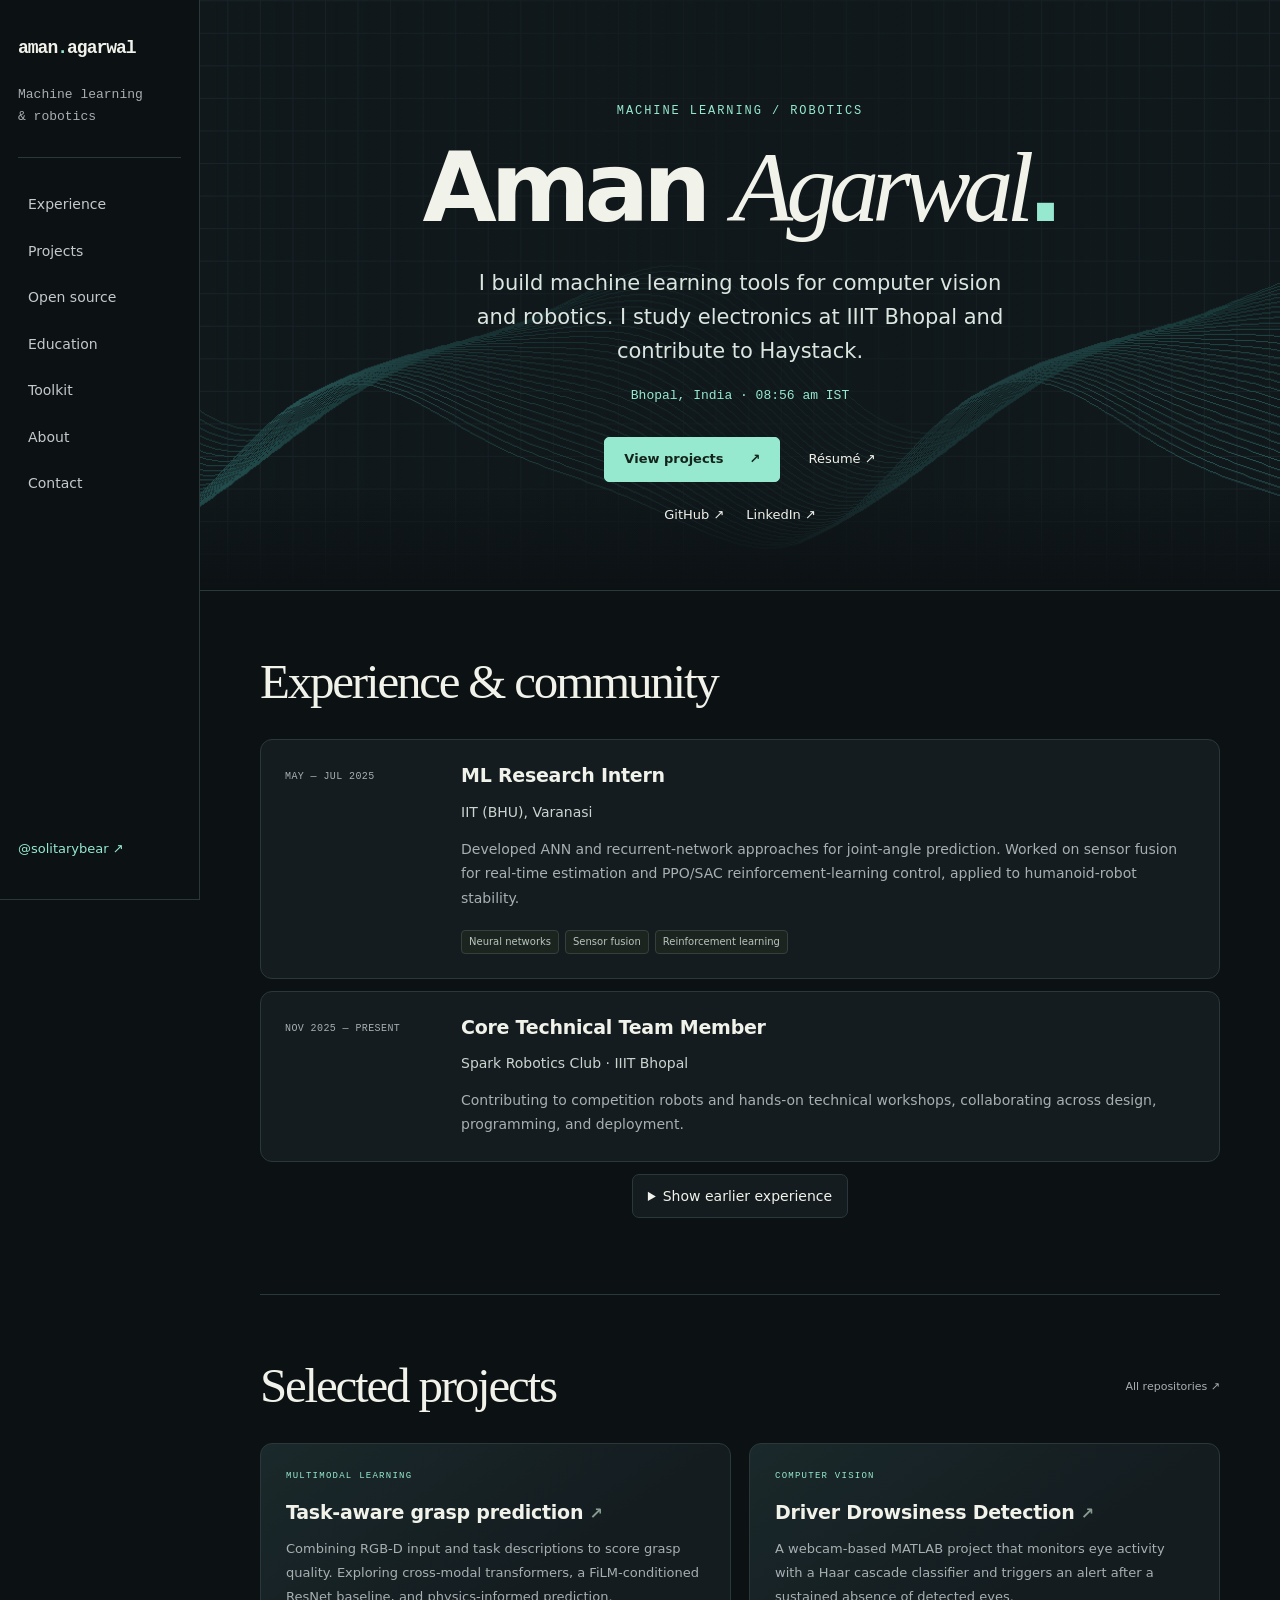
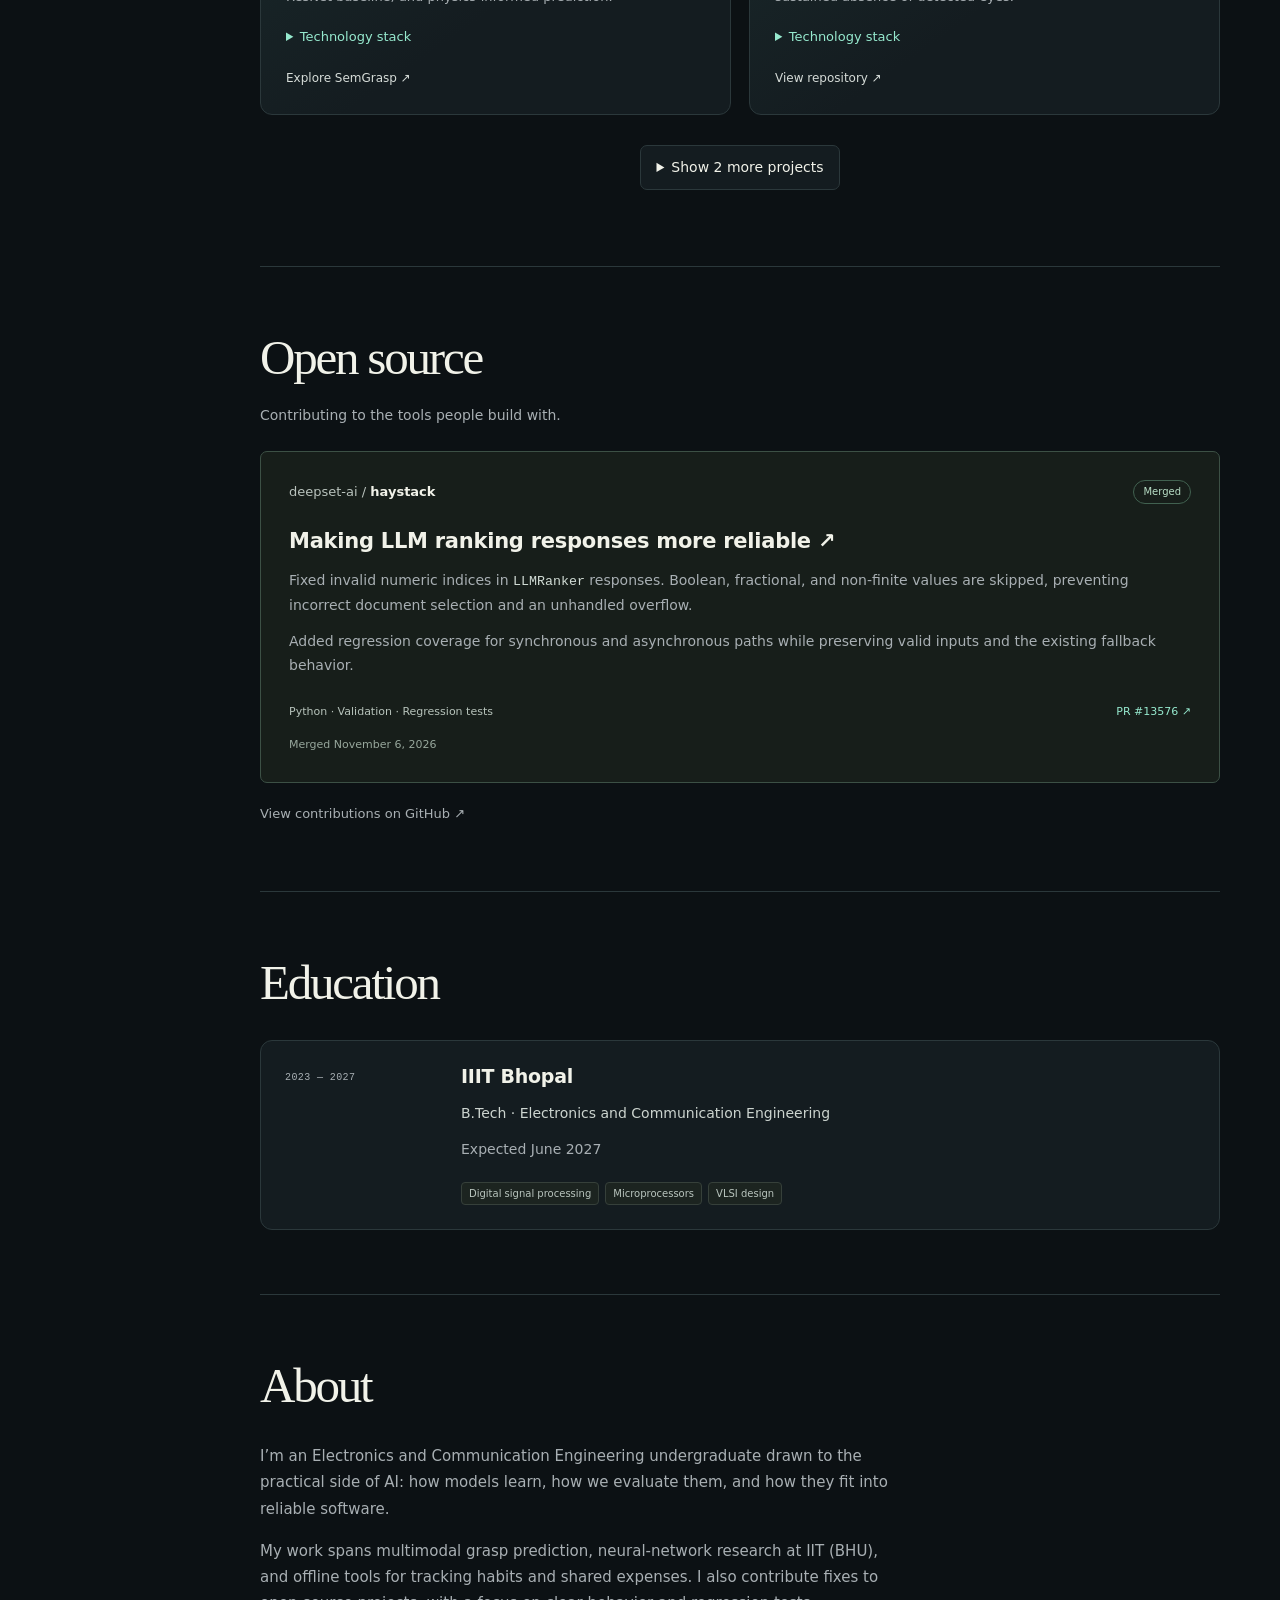
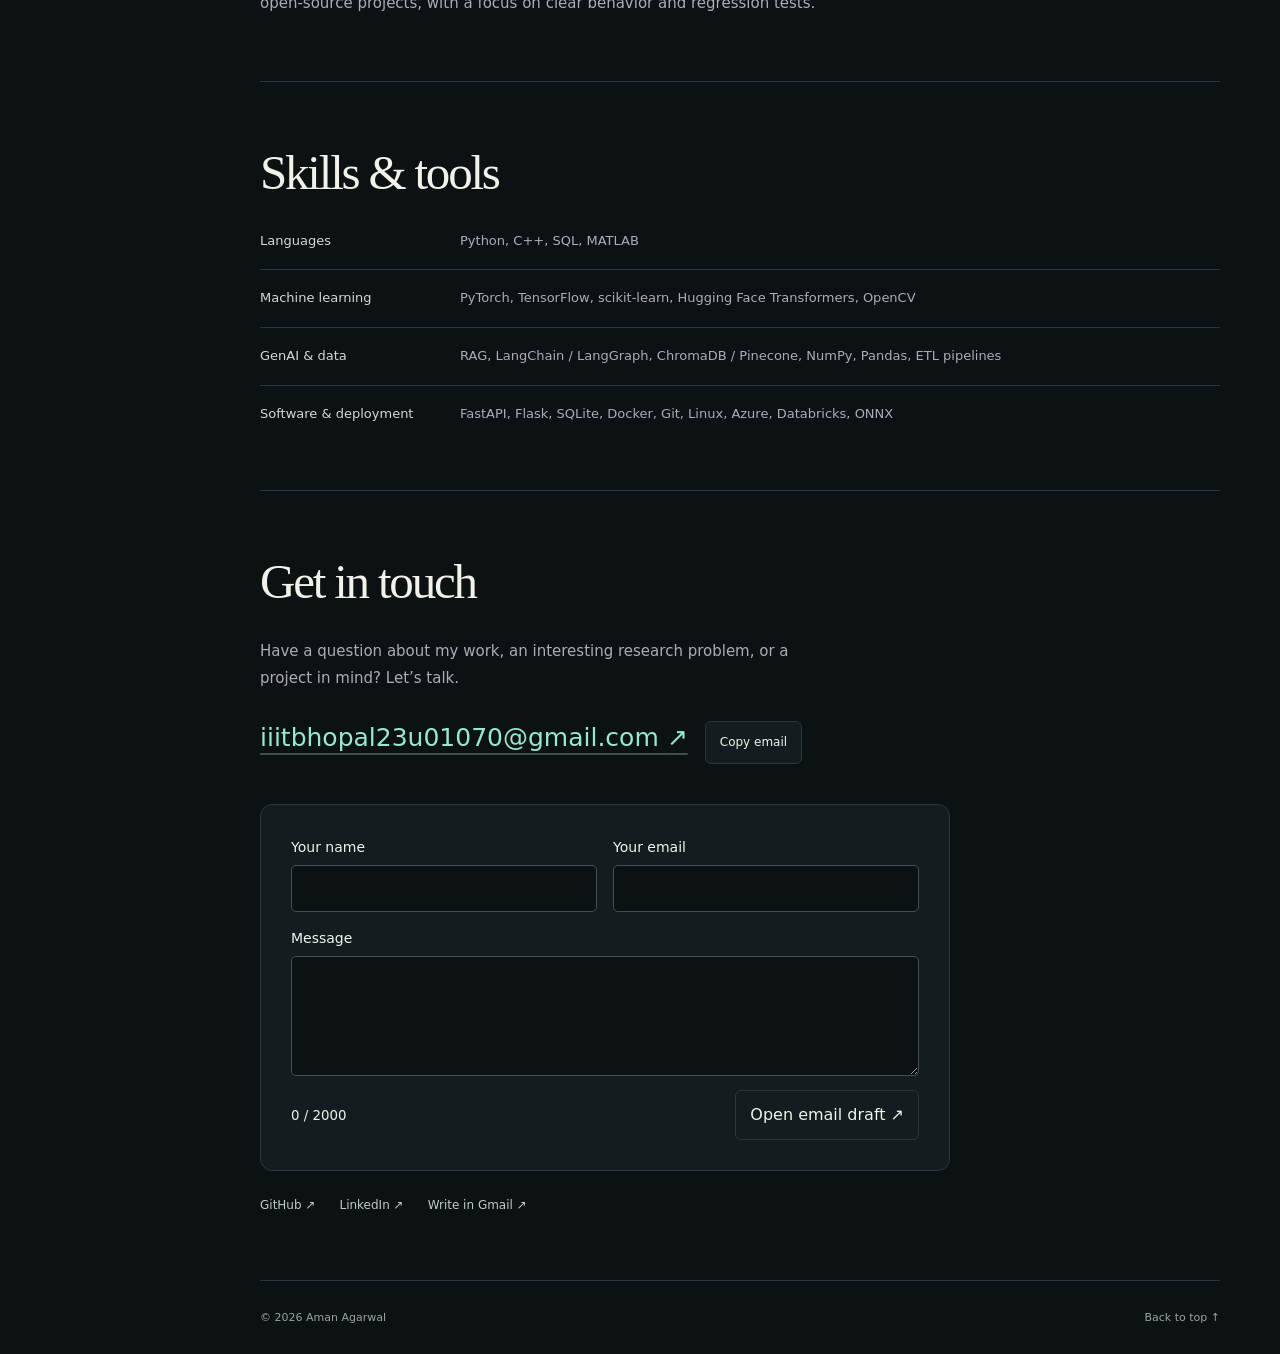
<file: public/index.html>
<!doctype html>
<html lang="en">
<head>
  <meta charset="utf-8">
  <meta name="viewport" content="width=device-width, initial-scale=1">
  <meta name="theme-color" content="#111315">
  <title>Aman Agarwal — AI & Machine Learning</title>
  <meta name="description" content="Aman Agarwal: AI and machine learning, multimodal research, Python applications, and open-source contributions to Haystack. ECE undergraduate at IIIT Bhopal.">
  <link rel="canonical" href="https://solitarybear.com/">
  <meta property="og:type" content="website">
  <meta property="og:title" content="Aman Agarwal — AI & Machine Learning">
  <meta property="og:description" content="Machine learning research, useful software, and contributions to open source.">
  <meta property="og:url" content="https://solitarybear.com/">
  <link rel="icon" href="favicon.svg?v=20261113" type="image/svg+xml">
  <link rel="stylesheet" href="styles.css?v=20261127c">
  <script src="portfolio.js" defer></script>
</head>
<body>
<a class="skip-link" href="#main">Skip to content</a>
<header class="mast"><div class="mast-inner">
  <a class="wordmark" href="#home">aman<span>.</span>agarwal</a>
  <p class="rail-role">Machine learning<br>&amp; robotics</p><button class="menu" hidden aria-expanded="false" aria-controls="sections">Sections</button>
  <nav id="sections" aria-label="Main navigation"><a href="#experience">Experience</a><a href="#work">Projects</a><a href="#open-source">Open source</a><a href="#education">Education</a><a href="#skills">Toolkit</a><a href="#about">About</a><a href="#contact">Contact</a></nav><a class="rail-footer" href="https://github.com/solitarybear">@solitarybear ↗</a>
</div></header>
<main id="main" class="content">
  <header class="hero" id="home">
    <p class="hello">Machine learning / Robotics</p>
    <h1>Aman <em>Agarwal</em><span>.</span></h1>
    <p class="hero-summary">I build machine learning tools for computer vision and robotics. I study electronics at IIIT Bhopal and contribute to Haystack.</p>
    <p class="location">Bhopal, India <time id="clock"></time></p>
    <div class="actions"><a class="button" href="#work">View projects <span aria-hidden="true">↗</span></a><a class="quiet-link" href="resume.html">Résumé <span aria-hidden="true">↗</span></a></div>

    <div class="hero-social"><a href="https://github.com/solitarybear">GitHub ↗</a><a href="https://linkedin.com/in/solitarybear">LinkedIn ↗</a></div>
  </header>
  <section id="experience" aria-labelledby="experience-title">
    <div class="section-title"><h2 id="experience-title">Experience & community</h2></div>
    <article class="experience-row"><p class="period">MAY — JUL 2025</p><div><h3>ML Research Intern</h3><p class="organization">IIT (BHU), Varanasi</p><p>Developed ANN and recurrent-network approaches for joint-angle prediction. Worked on sensor fusion for real-time estimation and PPO/SAC reinforcement-learning control, applied to humanoid-robot stability.</p><ul class="tags"><li>Neural networks</li><li>Sensor fusion</li><li>Reinforcement learning</li></ul></div></article>
    <article class="experience-row"><p class="period">NOV 2025 — PRESENT</p><div><h3>Core Technical Team Member</h3><p class="organization">Spark Robotics Club · IIIT Bhopal</p><p>Contributing to competition robots and hands-on technical workshops, collaborating across design, programming, and deployment.</p></div></article>
    <details class="more"><summary><span class="closed">Show earlier experience</span><span class="opened">Show less</span></summary>
<div class="extra-items">
    <article class="experience-row"><p class="period">2024</p><div><h3>College Internal Hackathon · Runner-up</h3><p>Built a precision-agriculture project combining autonomous drone simulation and machine-learning yield prediction.</p></div></article>
</div></details>
  </section>
  <section id="work" aria-labelledby="work-title">
    <div class="section-title"><h2 id="work-title">Selected projects</h2><a class="section-link" href="https://github.com/solitarybear?tab=repositories">All repositories ↗</a></div>
    <div class="projects">
      <article class="project"><p class="eyebrow">MULTIMODAL LEARNING</p><h3><a href="https://github.com/solitarybear/Task-Aware-Semantic-Grasp-Quality-Prediction">Task-aware grasp prediction <span aria-hidden="true">↗</span></a></h3><p>Combining RGB-D input and task descriptions to score grasp quality. Exploring cross-modal transformers, a FiLM-conditioned ResNet baseline, and physics-informed prediction.</p><details class="stack"><summary>Technology stack</summary><ul class="tags" aria-label="Technologies"><li>PyTorch</li><li>Transformers</li><li>Computer vision</li></ul></details><a class="project-link" href="https://github.com/solitarybear/Task-Aware-Semantic-Grasp-Quality-Prediction">Explore SemGrasp ↗</a></article>
      <article class="project"><p class="eyebrow">COMPUTER VISION</p><h3><a href="https://github.com/solitarybear/Driver-Drowsiness-Detection">Driver Drowsiness Detection <span aria-hidden="true">↗</span></a></h3><p>A webcam-based MATLAB project that monitors eye activity with a Haar cascade classifier and triggers an alert after a sustained absence of detected eyes.</p><details class="stack"><summary>Technology stack</summary><ul class="tags" aria-label="Technologies"><li>MATLAB</li><li>Haar cascades</li><li>Image processing</li></ul></details><a class="project-link" href="https://github.com/solitarybear/Driver-Drowsiness-Detection">View repository ↗</a></article>
    <details class="more"><summary><span class="closed">Show 2 more projects</span><span class="opened">Show less</span></summary>
<div class="extra-items">
      <article class="project"><p class="eyebrow">PYTHON / DATA ANALYTICS</p><h3><a href="https://github.com/solitarybear/Daily-Score-Tracker">Daily Score Tracker <span aria-hidden="true">↗</span></a></h3><p>An offline Ubuntu app for tracking daily activities. Flexible scoring, habit trends, and cross-activity correlations, with versioned rules to preserve historical records.</p><details class="stack"><summary>Technology stack</summary><ul class="tags" aria-label="Technologies"><li>Python</li><li>GTK4 / libadwaita</li><li>SQLite</li></ul></details><a class="project-link" href="https://github.com/solitarybear/Daily-Score-Tracker">View repository ↗</a></article>
      <article class="project"><p class="eyebrow">PYTHON / DESKTOP SOFTWARE</p><h3><a href="https://github.com/solitarybear/PocketLog">PocketLog <span aria-hidden="true">↗</span></a></h3><p>An offline expense-sharing app with equal or custom splits, participant reports, and settlement suggestions. Integer-paise arithmetic keeps money calculations precise.</p><details class="stack"><summary>Technology stack</summary><ul class="tags" aria-label="Technologies"><li>Python</li><li>PySide6 / Qt</li><li>SQLite</li></ul></details><a class="project-link" href="https://github.com/solitarybear/PocketLog">View repository ↗</a></article>
</div></details>
    </div>
  </section>
  <section id="open-source" aria-labelledby="oss-title">
    <div class="section-title"><h2 id="oss-title">Open source</h2></div>
    <p class="section-intro">Contributing to the tools people build with.</p>
    <article class="contribution">
      <div class="contribution-top"><a class="repo-name" href="https://github.com/deepset-ai/haystack">deepset-ai / <strong>haystack</strong></a><span class="merged">Merged</span></div>
      <h3><a href="https://github.com/deepset-ai/haystack/pull/13576">Making LLM ranking responses more reliable <span aria-hidden="true">↗</span></a></h3>
      <p>Fixed invalid numeric indices in <code>LLMRanker</code> responses. Boolean, fractional, and non-finite values are skipped, preventing incorrect document selection and an unhandled overflow.</p>
      <p>Added regression coverage for synchronous and asynchronous paths while preserving valid inputs and the existing fallback behavior.</p>
      <div class="contribution-bottom"><span>Python · Validation · Regression tests</span><a href="https://github.com/deepset-ai/haystack/pull/13576">PR #13576 ↗</a></div>
      <p class="date-note">Merged November 6, 2026</p>
    </article>
    <a class="quiet-link more-contributions" href="https://github.com/pulls?q=is%3Apr+author%3Asolitarybear">View contributions on GitHub ↗</a>
  </section>
  <section id="education" aria-labelledby="education-title">
    <div class="section-title"><h2 id="education-title">Education</h2></div>
    <article class="experience-row"><p class="period">2023 — 2027</p><div><h3>IIIT Bhopal</h3><p class="organization">B.Tech · Electronics and Communication Engineering</p><p>Expected June 2027</p><ul class="tags"><li>Digital signal processing</li><li>Microprocessors</li><li>VLSI design</li></ul></div></article>
  </section>
  <section id="about" aria-labelledby="about-title">
    <div class="section-title"><h2 id="about-title">About</h2></div>
    <div class="about-copy"><p>I’m an Electronics and Communication Engineering undergraduate drawn to the practical side of AI: how models learn, how we evaluate them, and how they fit into reliable software.</p><p>My work spans multimodal grasp prediction, neural-network research at IIT (BHU), and offline tools for tracking habits and shared expenses. I also contribute fixes to open-source projects, with a focus on clear behavior and regression tests.</p></div>

  </section>
  <section id="skills" aria-labelledby="skills-title">
    <div class="section-title"><h2 id="skills-title">Skills & tools</h2></div>
    <dl class="skill-list"><div><dt>Languages</dt><dd>Python, C++, SQL, MATLAB</dd></div><div><dt>Machine learning</dt><dd>PyTorch, TensorFlow, scikit-learn, Hugging Face Transformers, OpenCV</dd></div><div><dt>GenAI & data</dt><dd>RAG, LangChain / LangGraph, ChromaDB / Pinecone, NumPy, Pandas, ETL pipelines</dd></div><div><dt>Software & deployment</dt><dd>FastAPI, Flask, SQLite, Docker, Git, Linux, Azure, Databricks, ONNX</dd></div></dl>
  </section>
  <!-- Keep public contact links readable without Cloudflare decoding JavaScript. -->
  <!--email_off-->
  <section id="contact" aria-labelledby="contact-title">
    <div class="section-title"><h2 id="contact-title">Get in touch</h2></div>
    <p class="contact-copy">Have a question about my work, an interesting research problem, or a project in mind? Let’s talk.</p>
    <a class="email-link" href="mailto:iiitbhopal23u01070@gmail.com">iiitbhopal23u01070@gmail.com <span aria-hidden="true">↗</span></a>
    <button id="copy" hidden>Copy email</button><p id="copy-status" role="status"></p>
    <form id="draft" hidden><div class="fields"><label>Your name<input name="sender" autocomplete="name" maxlength="100" required></label><label>Your email<input name="reply" type="email" autocomplete="email" required></label></div>
    <label>Message<textarea name="message" rows="4" maxlength="2000" required></textarea></label>
    <div class="draft-actions"><small id="count">0 / 2000</small><button>Open email draft ↗</button></div></form>
    <div class="contact-links"><a href="https://github.com/solitarybear">GitHub ↗</a><a href="https://linkedin.com/in/solitarybear">LinkedIn ↗</a><a href="https://mail.google.com/mail/?view=cm&amp;fs=1&amp;to=iiitbhopal23u01070%40gmail.com">Write in Gmail ↗</a></div>
  </section>
  <!--/email_off-->
  <footer><span>© 2026 Aman Agarwal</span><a href="#home">Back to top ↑</a></footer>
</main>
</body>
</html>
</file>
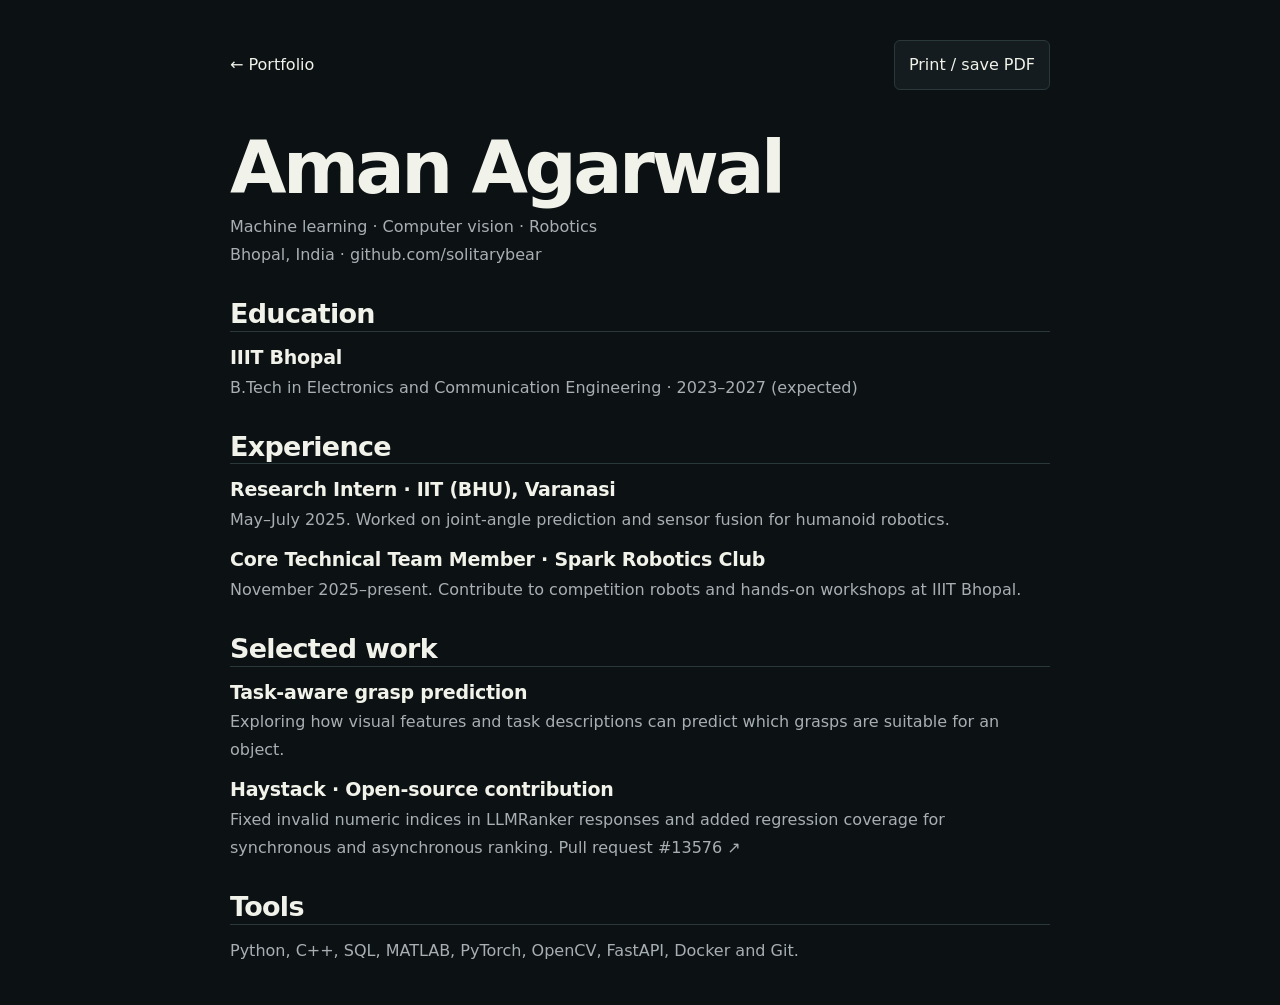
<file: public/resume.html>
<!doctype html><html lang="en"><head><meta charset="utf-8"><meta name="viewport" content="width=device-width,initial-scale=1"><title>Aman Agarwal · Résumé</title><link rel="stylesheet" href="styles.css?v=20261127c"><script defer src="resume.js"></script></head>
<body><main class="cv"><div class="cv-tools"><a href="index.html">← Portfolio</a><button id="print" hidden>Print / save PDF</button></div>
<h1>Aman Agarwal</h1><p>Machine learning · Computer vision · Robotics</p><p>Bhopal, India · <a href="https://github.com/solitarybear">github.com/solitarybear</a></p>
<h2>Education</h2><h3>IIIT Bhopal</h3><p>B.Tech in Electronics and Communication Engineering · 2023–2027 (expected)</p>
<h2>Experience</h2><h3>Research Intern · IIT (BHU), Varanasi</h3><p>May–July 2025. Worked on joint-angle prediction and sensor fusion for humanoid robotics.</p>
<h3>Core Technical Team Member · Spark Robotics Club</h3><p>November 2025–present. Contribute to competition robots and hands-on workshops at IIIT Bhopal.</p>
<h2>Selected work</h2><h3>Task-aware grasp prediction</h3><p>Exploring how visual features and task descriptions can predict which grasps are suitable for an object.</p>
<h3>Haystack · Open-source contribution</h3><p>Fixed invalid numeric indices in LLMRanker responses and added regression coverage for synchronous and asynchronous ranking. <a href="https://github.com/deepset-ai/haystack/pull/13576">Pull request #13576 ↗</a></p>
<h2>Tools</h2><p>Python, C++, SQL, MATLAB, PyTorch, OpenCV, FastAPI, Docker and Git.</p></main></body></html>
</file>
<file: public/styles.css>
:root {
  color-scheme: dark;
  --bg: #111315;
  --panel: #171a1d;
  --text: #eceeed;
  --muted: #a8afb3;
  --line: #2d3236;
  --accent: #a3cbb9;
}
* { box-sizing: border-box; }
html { scroll-behavior: smooth; scroll-padding-top: 40px; }
body { margin: 0; background: var(--bg); color: var(--text); font-family: -apple-system, BlinkMacSystemFont, 'Segoe UI', Arial, sans-serif; font-size: 16px; line-height: 1.75; }
a { color: inherit; text-decoration: none; }
a:hover { color: var(--accent); }
a:focus-visible { outline: 2px solid var(--accent); outline-offset: 6px; border-radius: 2px; }
h1, h2, h3, p { margin: 0; }
h1, h2, h3 { line-height: 1.25; }
h1 { font-size: clamp(42px, 5.7vw, 76px); font-weight: 600; letter-spacing: -3.5px; }
h1 span { color: var(--accent); }
h2 { font-size: 27px; font-weight: 550; letter-spacing: -.7px; }
h3 { font-size: 19px; font-weight: 550; letter-spacing: -.25px; }
p { color: var(--muted); }
.sidebar { width: 245px; position: fixed; inset: 0 auto 0 0; background: #141719; border-right: 1px solid var(--line); padding: 44px 26px 30px; display: flex; flex-direction: column; overflow-y: auto; }
.identity { display: flex; gap: 13px; align-items: center; font-size: 16px; font-weight: 600; line-height: 1.4; }
.monogram { width: 44px; height: 44px; display: grid; place-items: center; background: #222b29; border: 1px solid #38473f; border-radius: 9px; color: var(--accent); font-size: 22px; letter-spacing: -1px; }
.identity small { display: block; font-size: 12px; color: var(--muted); font-weight: 400; margin-top: 3px; }
.sidebar-label { margin: 60px 0 18px 10px; font: 10px monospace; letter-spacing: 1.8px; color: #909a9f; }
nav { display: flex; flex-direction: column; gap: 7px; }
nav a { padding: 10px; border-radius: 5px; font-size: 14px; color: #c4c9cc; }
nav a:hover { background: #202528; }
.sidebar-bottom { margin-top: auto; padding-top: 50px; font-size: 12px; }
.sidebar-bottom p { margin-bottom: 16px; color: #c4c9cc; }
.sidebar-bottom p span { color: #929b9f; font-size: 11px; }
.sidebar-bottom a { margin-right: 17px; }
.content { max-width: 1150px; margin-left: 245px; padding: 0 76px; }
.hero { padding: 84px 0 0; }
.eyebrow { font: 10px/1.6 monospace; letter-spacing: 1.65px; color: var(--accent); }
.dot { display: inline-block; width: 6px; height: 6px; margin-right: 8px; background: var(--accent); border-radius: 50%; vertical-align: middle; }
.hello { margin-top: 42px; margin-bottom: 7px; font-size: 17px; }
.lead { font-size: 25px; line-height: 1.5; margin-top: 24px; color: #d1d6d7; letter-spacing: -.4px; }
.hero-summary { max-width: 565px; margin-top: 20px; font-size: 15px; }
.actions { display: flex; flex-wrap: wrap; gap: 28px; align-items: center; margin-top: 30px; }
.button { display: inline-flex; gap: 26px; background: var(--accent); color: #14241c; border: 1px solid var(--accent); border-radius: 5px; padding: 10px 19px; font-size: 13px; font-weight: 600; }
.button:hover { background: #bbd9ca; color: #14241c; }
.quiet-link { font-size: 13px; }
.hero-foot { margin-top: 54px; padding: 22px 0; border-block: 1px solid var(--line); display: flex; flex-wrap: wrap; justify-content: space-between; gap: 12px; color: var(--muted); font-size: 12px; }
.hero-foot a { color: var(--accent); }
section { padding: 64px 0; border-bottom: 1px solid var(--line); }
.section-title { display: flex; align-items: center; flex-wrap: wrap; gap: 14px; margin-bottom: 29px; }
.section-number { color: var(--accent); font: 11px monospace; }
.section-link { margin-left: auto; color: var(--muted); font-size: 11px; }
.about-copy { max-width: 650px; font-size: 15px; }
.about-copy p + p { margin-top: 16px; }
.facts { margin-top: 28px; display: grid; grid-template-columns: 1fr 1fr; gap: 24px; }
.facts span { font: 9px monospace; letter-spacing: 1.5px; color: #909c96; }
.facts p { margin-top: 8px; font-size: 13px; color: #d4d9d7; }
.facts small { font-size: 12px; color: var(--muted); }
.projects { display: grid; grid-template-columns: repeat(2, minmax(0, 1fr)); gap: 18px; }
.project { padding: 25px; border: 1px solid var(--line); border-radius: 7px; background: var(--panel); display: flex; flex-direction: column; }
.project .eyebrow { font-size: 9px; letter-spacing: 1.25px; }
.project h3 { margin: 17px 0 13px; }
.project h3 span { color: #879b90; font-size: 16px; }
.project > p:not(.eyebrow) { font-size: 13px; line-height: 1.85; }
.tags { display: flex; flex-wrap: wrap; gap: 6px; list-style: none; margin: 20px 0; padding: 0; }
.tags li { font-size: 10px; color: #b9c5be; border: 1px solid #36403a; background: #1c2420; border-radius: 4px; padding: 2px 7px; }
.project-link { margin-top: auto; padding-top: 4px; font-size: 12px; color: #d6dcd8; align-self: flex-start; }
.section-intro { font-size: 14px; margin-top: -12px; margin-bottom: 24px; }
.contribution { padding: 28px; border: 1px solid #3c5045; border-radius: 7px; background: #171e1a; }
.contribution-top, .contribution-bottom { display: flex; flex-wrap: wrap; justify-content: space-between; align-items: center; gap: 12px; }
.repo-name { font-size: 13px; color: #b9c3bd; }
.repo-name strong { font-weight: 550; color: var(--text); }
.merged { font-size: 10px; border: 1px solid #416150; color: #b8dec6; padding: 2px 9px; border-radius: 20px; }
.contribution h3 { margin: 24px 0 14px; font-size: 21px; }
.contribution > p { font-size: 14px; margin-top: 11px; }
code { font-family: monospace; font-size: .95em; color: #d1dcd5; }
.contribution-bottom { margin-top: 24px; font-size: 11px; color: #b7c3bb; }
.contribution-bottom a { color: var(--accent); }
.contribution .date-note { margin-top: 14px; font-size: 11px; color: #97a79c; }
.more-contributions { display: inline-block; margin-top: 20px; color: var(--muted); }
.experience-row { display: grid; grid-template-columns: 150px 1fr; gap: 26px; padding: 26px 0; border-bottom: 1px solid var(--line); }
.experience-row:first-of-type { padding-top: 3px; }
.experience-row:last-child { border: 0; padding-bottom: 0; }
.period { font: 10px/1.8 monospace; letter-spacing: .4px; padding-top: 4px; }
.experience-row p:not(.period) { font-size: 14px; margin-top: 12px; }
.experience-row .organization { color: #ccd4cf; margin-top: 6px; font-size: 13px; }
.experience-row .tags { margin-bottom: 0; }
.skill-list { margin: 0; }
.skill-list > div { display: grid; grid-template-columns: 175px 1fr; gap: 25px; border-bottom: 1px solid var(--line); padding: 17px 0; font-size: 13px; }
.skill-list > div:first-child { padding-top: 0; }
.skill-list > div:last-child { border: 0; padding-bottom: 0; }
dt { color: #d3d9d5; } dd { margin: 0; color: var(--muted); }
.contact-copy { max-width: 540px; font-size: 15px; }
.email-link { display: inline-block; font-size: clamp(17px,2.3vw,25px); margin-top: 25px; color: var(--accent); overflow-wrap: anywhere; text-decoration: underline; text-underline-offset: 7px; text-decoration-color: #3c5245; }
.contact-links { display: flex; flex-wrap: wrap; gap: 24px; margin-top: 24px; font-size: 12px; color: #c1cbc5; }
footer { display: flex; justify-content: space-between; flex-wrap: wrap; gap: 15px; padding: 27px 0; font-size: 11px; color: #9aa59f; }
.skip-link { position: fixed; z-index: 5; top: 10px; left: 10px; padding: 10px 18px; background: var(--text); color: var(--bg); transform: translateY(-180%); }
.skip-link:focus { transform: translateY(0); }
.wrap { max-width: 850px; margin: 0 auto; padding: 60px 25px; }
.text-link { color: var(--accent); }
:target { scroll-margin-top: 32px; }
@media (max-width: 530px) {
  .content { padding-inline: 23px; } .projects { grid-template-columns: 1fr; }
  h1 { letter-spacing: -1.8px; } .lead { font-size: 21px; } .hero-summary { font-size: 14px; }
  .section-link { margin-left: 0; flex-basis: 100%; padding-left: 27px; }
  .facts { grid-template-columns: 1fr; gap: 18px; }
  .experience-row { grid-template-columns: 1fr; gap: 8px; }
  .skill-list > div { grid-template-columns: 1fr; gap: 6px; }
  .contribution { padding: 21px; } .contribution h3 { font-size: 19px; }
  .contribution-bottom { align-items: flex-start; flex-direction: column; }
}
@media (prefers-reduced-motion: reduce) { html { scroll-behavior: auto; } }

.mast { border-bottom: 1px solid var(--line); background: var(--bg); }
.mast-inner, .content { width: min(100%, 1000px); margin: auto; padding-inline: clamp(20px, 5vw, 56px); }
.mast-inner { display: flex; justify-content: space-between; align-items: center; gap: 24px; padding-block: 18px; }
.wordmark { font: 600 18px/1.2 ui-monospace, monospace; letter-spacing: -1px; }
.wordmark span, .location { color: var(--accent); }
nav { flex-direction: row; flex-wrap: wrap; gap: 2px; }
.hero { padding: clamp(58px, 10vw, 114px) 0 64px; border-bottom: 1px solid var(--line); }
.hello { font: 16px/1.5 ui-monospace, monospace; margin: 0 0 10px; color: var(--muted); }
.hero h1 { font-size: clamp(52px, 8vw, 96px); letter-spacing: -.065em; line-height: 1.04; }
.hero-summary { font-size: clamp(17px, 2vw, 21px); max-width: 560px; line-height: 1.6; }
.location { font: 13px/1.6 ui-monospace, monospace; margin-top: 18px; }
.experience-row { background: var(--panel); border: 1px solid var(--line); border-radius: 12px; margin-top: 12px; }
.experience-row, .experience-row:first-of-type, .experience-row:last-child { padding: 24px; border: 1px solid var(--line); }
.project { border-radius: 12px; }
@media (hover: hover) and (pointer: fine) {
  .project:focus-within, .project:hover { border-color: var(--accent); }
}
.button:active { transform: scale(.98); }
@media (max-width: 700px) {
  .mast-inner { align-items: flex-start; flex-direction: column; gap: 10px; }
  nav { gap: 4px 14px; }
  nav a { padding: 4px 0; font-size: 13px; }
  .section-link { padding-left: 0; }
}

.more { grid-column: 1 / -1; }
.more summary { width: fit-content; padding: 9px 15px; margin: 12px auto; cursor: pointer; color: var(--text); background: var(--panel); border: 1px solid var(--line); border-radius: 7px; font-size: 14px; }
.more summary:focus-visible { outline: 2px solid var(--accent); outline-offset: 4px; }
.more .opened, .more[open] .closed { display: none; }
.more[open] .opened { display: inline; }
.projects .extra-items { display: grid; grid-template-columns: repeat(auto-fit,minmax(min(100%,260px),1fr)); gap: 18px; }
@media (prefers-reduced-motion: no-preference) {
  @keyframes arrive { from { opacity: 0; transform: translateY(9px); } to { opacity: 1; transform: none; } }
  .hero { animation: arrive 280ms ease-out; }
  @media (hover: hover) and (pointer: fine) {
    .project { transition: transform 180ms ease-out, border-color 180ms ease-out; }
    .project:hover { transform: translateY(-3px); }
    .more summary:hover { border-color: var(--accent); }
  }
}

:root { --bg:#0c1114; --panel:#141c20; --line:#2b383b; --accent:#96e9ce; --text:#f1f2e9; }
body { font-family: Inter, system-ui, sans-serif; }
.hero { background: linear-gradient(0deg,var(--bg),transparent 18%), linear-gradient(90deg,transparent,#10181bbf 50%,transparent), url(signal.webp) center/cover; text-align:center; margin-inline:calc(-1 * clamp(20px, 5vw, 56px)); padding:clamp(60px,8vw,116px) 20px 64px; }
.hero h1 { font-weight:650; }
.hero h1 em { font:italic 1.04em Georgia,serif; letter-spacing:-.07em; }
.hello,.period,.rail-role,.wordmark { font-family:ui-monospace,monospace; }
.hello { text-transform:uppercase; letter-spacing:.16em; font-size:12px; color:var(--accent); }
.hero-summary { margin:22px auto 12px; color:#dce6e0; }
.actions,.hero-social { justify-content:center; }
.hero-social { display:flex; gap:22px; margin-top:22px; font-size:13px; }
.section-title h2 { font:normal clamp(32px,4vw,49px)/1.12 Georgia,serif; letter-spacing:-.045em; }
.project { background:linear-gradient(145deg,#1a292b,var(--panel) 55%); }
.stack { margin:16px 0; color:var(--accent); font-size:13px; }
.stack summary,button { cursor:pointer; }
.stack .tags { margin:8px 0; }
button { color:var(--text); background:var(--panel); border:1px solid var(--line); border-radius:6px; padding:10px 14px; font:inherit; }
:where(button,summary,input,textarea):focus-visible { outline:2px solid var(--accent); outline-offset:3px; }
nav a[aria-current] { background:#20332f; color:var(--accent); }
.rail-role,.rail-footer,.menu { display:none; }
form { max-width:690px; margin-top:28px; padding:clamp(18px,3vw,30px); background:var(--panel); border:1px solid var(--line); border-radius:12px; }
form label { display:grid; gap:6px; margin-bottom:14px; font-size:14px; }
.fields { display:grid; grid-template-columns:1fr 1fr; gap:16px; }
input,textarea { width:100%; min-width:0; font:inherit; color:var(--text); background:var(--bg); border:1px solid #425150; padding:10px; border-radius:5px; }
textarea { resize:vertical; }
.draft-actions,.cv-tools { display:flex; align-items:center; justify-content:space-between; gap:12px; }
#copy { margin:12px; font-size:12px; }
.cv { max-width:820px; padding:40px 6%; margin:auto; box-sizing:content-box; }
.cv h2 { margin:28px 0 12px; border-bottom:1px solid var(--line); }
.cv h3 { margin:14px 0 4px; }
.cv-tools { margin-bottom:32px; }
@media(min-width:960px) {
  .mast { position:fixed; inset:0 auto 0 0; width:200px; border-right:1px solid var(--line); }
  .mast-inner { height:100%; overflow:auto; align-items:stretch; flex-direction:column; justify-content:flex-start; padding:38px 18px; }
  .mast nav { flex-direction:column; }
  .rail-role,.rail-footer { display:block; font-size:13px; }
  .rail-role { padding-bottom:28px; border-bottom:1px solid var(--line); }
  .rail-footer { margin-top:auto; color:var(--accent); }
  .content { width:calc(100% - 200px); max-width:none; margin-left:200px; }
  .content > section,.content > footer { max-width:960px; margin-inline:auto; }
}
@media(max-width:959px) {
  .mast { position:sticky; top:0; z-index:3; }
  .mast-inner { display:flex; align-items:center; flex-direction:row; flex-wrap:wrap; }
  .menu:not([hidden]) { display:block; margin-left:auto; font-size:13px; }
  .mast nav { flex-basis:100%; }
  .menu[aria-expanded=false]:not([hidden]) + nav { display:none; }
  section:target { scroll-margin-top:78px; }
}
@media(max-width:530px) { .fields { grid-template-columns:1fr; gap:0; } }
@media print {
  :root { color-scheme:light; --text:#111; --muted:#222; --bg:white; }
  .cv { padding:0; max-width:none; font-size:10pt; }
  .cv-tools { display:none; }
  .cv h1 { font-size:30pt; }
  .cv h2 { font-size:16pt; margin-top:14px; }
  .cv h3 { font-size:12pt; }
}
</file>
